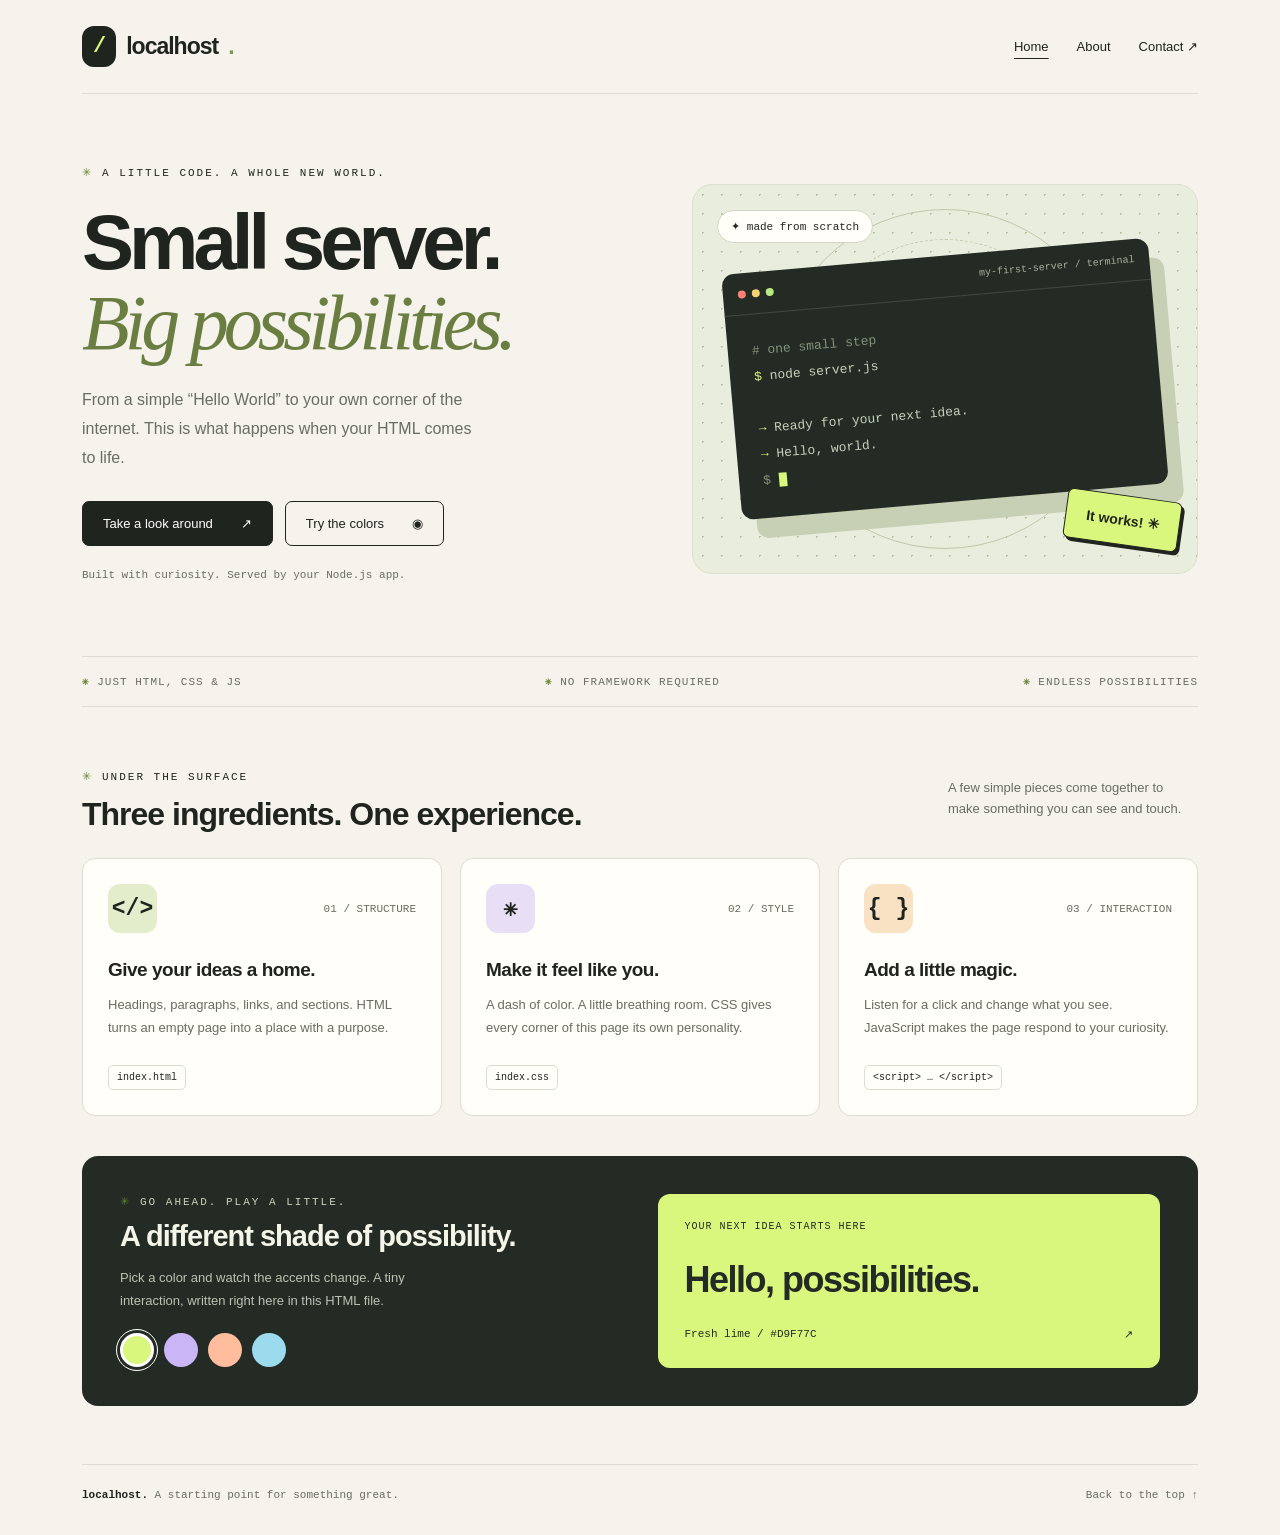
<file: index.html>
<!DOCTYPE html>
<html lang="en">

<head>
    <meta charset="UTF-8">
    <meta name="viewport" content="width=device-width, initial-scale=1.0">
    <title>Localhost — My little corner of the web</title>
    <link rel="stylesheet" href="/index.css">
</head>

<body>
    <div class="wrap">
        <nav aria-label="Main navigation"><a class="brand" href="/"><span class="mark">/</span> localhost<span
                    class="brand-dot">.</span></a>
            <div class="navlinks"><a href="/" aria-current="page">Home</a><a href="/about">About</a><a
                    href="/contact">Contact ↗</a></div>
        </nav>
        <main>
            <section class="hero" id="home">
                <div>
                    <div class="eyebrow">A little code. A whole new world.</div>
                    <h1>Small server.<span>Big possibilities.</span></h1>
                    <p class="intro">From a simple “Hello World” to your own corner of the internet. This is what
                        happens when your HTML comes to life.</p>
                    <div class="actions"><a class="button primary" href="#explore">Take a look around
                            <span>↗</span></a><a class="button" href="#playground">Try the colors <span>◉</span></a>
                    </div>
                    <p class="note">Built with curiosity. Served by your Node.js app.</p>
                </div>
                <div class="scene" aria-label="Decorative terminal illustration">
                    <div class="orbit"></div><span class="badge">✦ made from scratch</span>
                    <div class="terminal">
                        <div class="terminalbar"><i></i><i></i><i></i><span>my-first-server / terminal</span></div>
                        <div class="code"><span class="dim"># one small step</span><br><span class="green">$</span> node
                            server.js<br><br><span class="green">→</span> Ready for your next idea.<br><span
                                class="green">→</span> Hello, world.<br><span class="dim">$</span> <span
                                class="cursor"></span></div>
                    </div><span class="sticker">It works! ✳</span>
                </div>
            </section>
            <div class="ticker"><span><b>✳</b> JUST HTML, CSS &amp; JS</span><span><b>✳</b> NO FRAMEWORK
                    REQUIRED</span><span><b>✳</b> ENDLESS POSSIBILITIES</span></div>
            <section id="explore">
                <div class="section-head">
                    <div><span class="eyebrow">Under the surface</span>
                        <h2>Three ingredients. One experience.</h2>
                    </div>
                    <p>A few simple pieces come together to make something you can see and touch.</p>
                </div>
                <div class="cards">
                    <article class="card">
                        <div class="cardtop">
                            <div class="icon">&lt;/&gt;</div><span class="number">01 / STRUCTURE</span>
                        </div>
                        <h3>Give your ideas a home.</h3>
                        <p>Headings, paragraphs, links, and sections. HTML turns an empty page into a place with a
                            purpose.</p><span class="tag">index.html</span>
                    </article>
                    <article class="card">
                        <div class="cardtop">
                            <div class="icon">✳</div><span class="number">02 / STYLE</span>
                        </div>
                        <h3>Make it feel like you.</h3>
                        <p>A dash of color. A little breathing room. CSS gives every corner of this page its own
                            personality.</p><span class="tag">index.css</span>
                    </article>
                    <article class="card">
                        <div class="cardtop">
                            <div class="icon">{ }</div><span class="number">03 / INTERACTION</span>
                        </div>
                        <h3>Add a little magic.</h3>
                        <p>Listen for a click and change what you see. JavaScript makes the page respond to your
                            curiosity.</p><span class="tag">&lt;script&gt; … &lt;/script&gt;</span>
                    </article>
                </div>
            </section>
            <section class="playground" id="playground">
                <div>
                    <div class="eyebrow">Go ahead. Play a little.</div>
                    <h2>A different shade of possibility.</h2>
                    <p>Pick a color and watch the accents change. A tiny interaction, written right here in this HTML
                        file.</p>
                    <div class="swatches" role="group" aria-label="Choose an accent color"><button class="swatch"
                            style="background:#d9f77c" data-color="#d9f77c" data-name="Fresh lime"
                            aria-label="Fresh lime" aria-pressed="true"></button><button class="swatch"
                            style="background:#cab5f7" data-color="#cab5f7" data-name="Soft lilac"
                            aria-label="Soft lilac" aria-pressed="false"></button><button class="swatch"
                            style="background:#ffbd9e" data-color="#ffbd9e" data-name="Peach glow"
                            aria-label="Peach glow" aria-pressed="false"></button><button class="swatch"
                            style="background:#9cdbed" data-color="#9cdbed" data-name="Sky blue" aria-label="Sky blue"
                            aria-pressed="false"></button></div>
                </div>
                <div class="sample"><small>YOUR NEXT IDEA STARTS HERE</small><strong>Hello, possibilities.</strong>
                    <div class="sample-bottom"><span id="color-name" aria-live="polite">Fresh lime /
                            #D9F77C</span><span>↗</span></div>
                </div>
            </section>
        </main>
        <footer class="footer"><span><b>localhost.</b> A starting point for something great.</span><a href="#home">Back
                to the top ↑</a></footer>
    </div>
    <script>
        // Change the accent color when a swatch is clicked.
        document.querySelectorAll('.swatch').forEach((button) => {
            button.addEventListener('click', () => {
                document.documentElement.style.setProperty('--accent', button.dataset.color);
                document.querySelectorAll('.swatch').forEach((swatch) => {
                    swatch.setAttribute('aria-pressed', String(swatch === button));
                });
                document.getElementById('color-name').textContent = button.dataset.name + ' / ' + button.dataset.color.toUpperCase();
            });
        });
    </script>
</body>

</html>
</file>
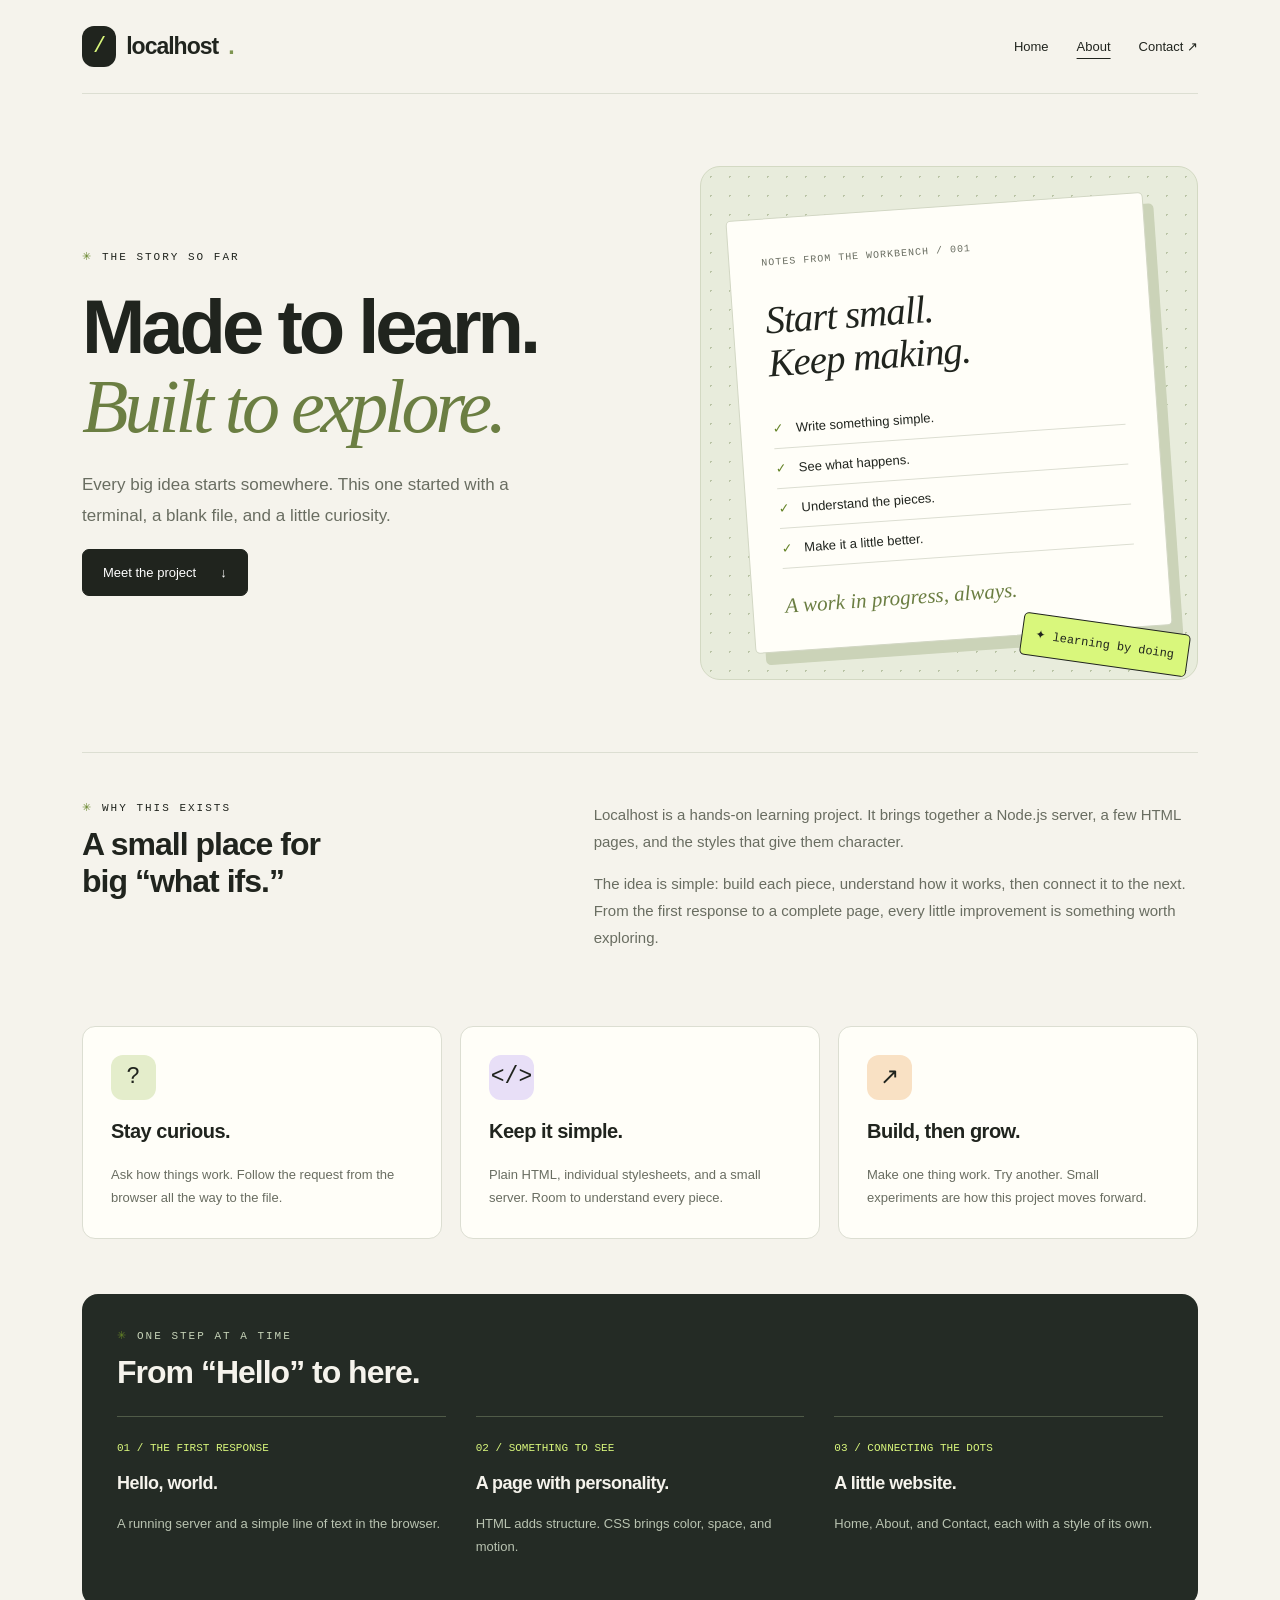
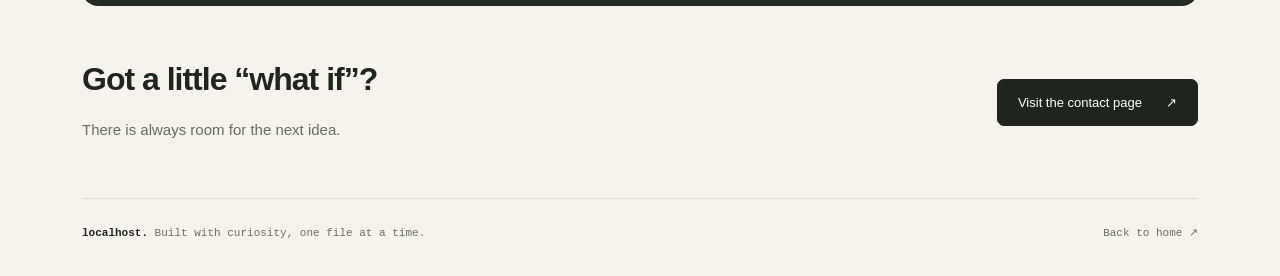
<file: about.html>
<!DOCTYPE html>
<html lang="en">

<head>
    <meta charset="UTF-8">
    <meta name="viewport" content="width=device-width, initial-scale=1.0">
    <meta name="description" content="The story behind Localhost: a small project about learning by building.">
    <title>About — Localhost</title>
    <link rel="stylesheet" href="/about.css">
</head>

<body>
    <div class="wrap">
        <nav aria-label="Main navigation"><a class="brand" href="/"><span class="mark">/</span> localhost<span
                    class="brand-dot">.</span></a>
            <div class="navlinks"><a href="/">Home</a><a href="/about" aria-current="page">About</a><a
                    href="/contact">Contact ↗</a></div>
        </nav>
        <main>
            <section class="about-hero">
                <div>
                    <div class="eyebrow">The story so far</div>
                    <h1>Made to learn.<br><em>Built to explore.</em></h1>
                    <p class="lead">Every big idea starts somewhere. This one started with a terminal, a blank file, and
                        a little curiosity.</p><a class="button" href="#story">Meet the project <span>↓</span></a>
                </div>
                <div class="notebook">
                    <div class="paper"><span class="label">NOTES FROM THE WORKBENCH / 001</span>
                        <h2>Start small.<br>Keep making.</h2>
                        <ul>
                            <li>Write something simple.</li>
                            <li>See what happens.</li>
                            <li>Understand the pieces.</li>
                            <li>Make it a little better.</li>
                        </ul>
                        <p class="signature">A work in progress, always.</p>
                    </div><span class="stamp">✦ learning by doing</span>
                </div>
            </section>
            <section class="story" id="story">
                <div>
                    <div class="eyebrow">Why this exists</div>
                    <h2>A small place for<br>big “what ifs.”</h2>
                </div>
                <div>
                    <p>Localhost is a hands-on learning project. It brings together a Node.js server, a few HTML pages,
                        and the styles that give them character.</p>
                    <p>The idea is simple: build each piece, understand how it works, then connect it to the next. From
                        the first response to a complete page, every little improvement is something worth exploring.
                    </p>
                </div>
            </section>
            <section aria-label="Our approach" class="values">
                <article class="value"><span class="symbol" aria-hidden="true">?</span>
                    <h3>Stay curious.</h3>
                    <p>Ask how things work. Follow the request from the browser all the way to the file.</p>
                </article>
                <article class="value"><span class="symbol" aria-hidden="true">&lt;/&gt;</span>
                    <h3>Keep it simple.</h3>
                    <p>Plain HTML, individual stylesheets, and a small server. Room to understand every piece.</p>
                </article>
                <article class="value"><span class="symbol" aria-hidden="true">↗</span>
                    <h3>Build, then grow.</h3>
                    <p>Make one thing work. Try another. Small experiments are how this project moves forward.</p>
                </article>
            </section>
            <section class="journey">
                <div class="eyebrow">One step at a time</div>
                <h2>From “Hello” to here.</h2>
                <div class="steps">
                    <article class="step"><small>01 / THE FIRST RESPONSE</small>
                        <h3>Hello, world.</h3>
                        <p>A running server and a simple line of text in the browser.</p>
                    </article>
                    <article class="step"><small>02 / SOMETHING TO SEE</small>
                        <h3>A page with personality.</h3>
                        <p>HTML adds structure. CSS brings color, space, and motion.</p>
                    </article>
                    <article class="step"><small>03 / CONNECTING THE DOTS</small>
                        <h3>A little website.</h3>
                        <p>Home, About, and Contact, each with a style of its own.</p>
                    </article>
                </div>
            </section>
            <section class="next">
                <div>
                    <h2>Got a little “what if”?</h2>
                    <p>There is always room for the next idea.</p>
                </div><a class="button" href="/contact">Visit the contact page <span>↗</span></a>
            </section>
        </main>
        <footer class="footer"><span><b>localhost.</b> Built with curiosity, one file at a time.</span><a href="/">Back
                to home ↗</a></footer>
    </div>
</body>

</html>
</file>
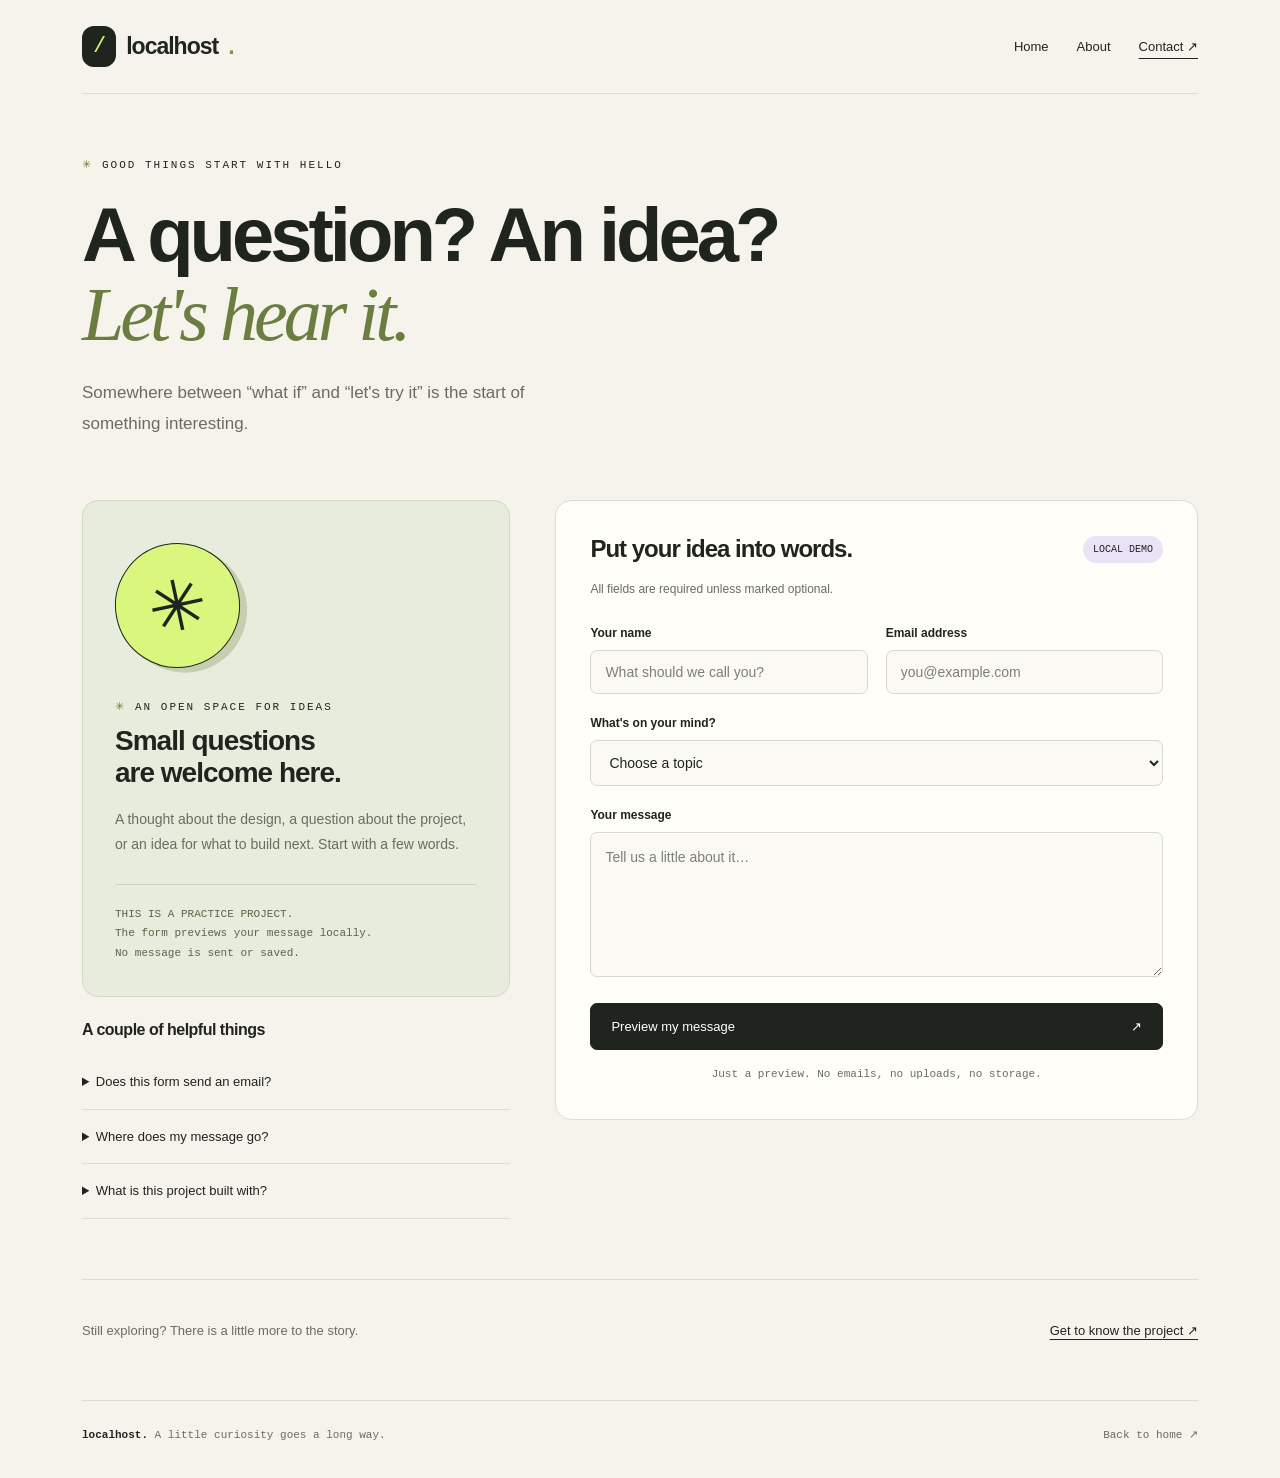
<file: contact.html>
<!DOCTYPE html>
<html lang="en">
<head><meta charset="UTF-8"><meta name="viewport" content="width=device-width, initial-scale=1.0"><meta name="description" content="A place for questions and ideas. Try the Localhost contact form preview."><title>Contact — Localhost</title><link rel="stylesheet" href="/contact.css"></head>
<body><div class="wrap"><nav aria-label="Main navigation"><a class="brand" href="/"><span class="mark">/</span> localhost<span class="brand-dot">.</span></a><div class="navlinks"><a href="/" >Home</a><a href="/about" >About</a><a href="/contact" aria-current="page">Contact ↗</a></div></nav><main>
<header class="contact-heading"><div class="eyebrow">Good things start with hello</div><h1>A question? An idea?<br><em>Let's hear it.</em></h1><p>Somewhere between “what if” and “let's try it” is the start of something interesting.</p></header>
<div class="contact-layout"><aside><section class="hello-card"><div class="hello-icon" aria-hidden="true">✳</div><div class="eyebrow">An open space for ideas</div><h2>Small questions<br>are welcome here.</h2><p>A thought about the design, a question about the project, or an idea for what to build next. Start with a few words.</p><div class="small-note">THIS IS A PRACTICE PROJECT.<br>The form previews your message locally.<br>No message is sent or saved.</div></section><section class="faq" aria-label="Common questions"><h3>A couple of helpful things</h3><details><summary>Does this form send an email?</summary><p>No. This is a working front-end preview. Sending email needs a backend endpoint or an email service.</p></details><details><summary>Where does my message go?</summary><p>It appears in a preview on this page. The page does not save it or send it to a server; refreshing clears the preview.</p></details><details><summary>What is this project built with?</summary><p>HTML, separate CSS files, a little browser JavaScript, and a Node.js static file server.</p></details></section></aside>
<section class="form-card" aria-labelledby="form-title"><div class="form-top"><h2 id="form-title">Put your idea into words.</h2><span class="demo-badge">LOCAL DEMO</span></div><p class="form-note">All fields are required unless marked optional.</p><form id="contact-form"><div class="row"><div class="field"><label for="name">Your name</label><input id="name" name="name" autocomplete="name" placeholder="What should we call you?" required maxlength="100"></div><div class="field"><label for="email">Email address</label><input id="email" name="email" type="email" autocomplete="email" placeholder="you@example.com" required maxlength="254"></div></div><div class="field"><label for="topic">What's on your mind?</label><select id="topic" name="topic" required><option value="" disabled selected>Choose a topic</option>A question about the project</option>A design idea</option>Something to build next</option>Just saying hello</option></select></div><div class="field"><label for="message">Your message</label><textarea id="message" name="message" placeholder="Tell us a little about it…" required maxlength="3000"></textarea></div><button class="button" type="submit">Preview my message <span aria-hidden="true">↗</span></button><p class="privacy">Just a preview. No emails, no uploads, no storage.</p></form><section class="preview" id="preview" aria-labelledby="preview-title" hidden><h3 id="preview-title" tabindex="-1">Your message preview</h3><p><strong>From:</strong> <span id="preview-from"></span></p><p><strong>Topic:</strong> <span id="preview-topic"></span></p><p class="preview-message" id="preview-message"></p><p class="notice">Preview only — your message has not been sent.</p></section></section></div>
<div class="bottom-note"><p>Still exploring? There is a little more to the story.</p><a href="/about">Get to know the project ↗</a></div>
</main><footer class="footer"><span><b>localhost.</b> A little curiosity goes a long way.</span><a href="/">Back to home ↗</a></footer></div>
<script>
// This is a local preview, not a message-sending backend.
document.getElementById('contact-form').addEventListener('submit', (event) => {
    event.preventDefault();
    const form = event.currentTarget;
    document.getElementById('preview-from').textContent = form.elements.name.value.trim() + ' (' + form.elements.email.value.trim() + ')';
    document.getElementById('preview-topic').textContent = form.elements.topic.value;
    document.getElementById('preview-message').textContent = form.elements.message.value.trim();
    document.getElementById('preview').hidden = false;
    document.getElementById('preview-title').focus();
});
</script></body></html>
</file>
<file: index.css>
:root {
            --bg: #f5f3ec;
            --ink: #20241e;
            --muted: #696d61;
            --line: #dcded2;
            --accent: #d9f77c;
            --card: #fffef8
        }

        * {
            box-sizing: border-box
        }

        html {
            scroll-behavior: smooth
        }

        body {
            margin: 0;
            background: var(--bg);
            color: var(--ink);
            font-family: Arial, Helvetica, sans-serif
        }

        button,
        a {
            -webkit-tap-highlight-color: transparent
        }

        a {
            color: inherit;
            text-decoration: none
        }

        button {
            font: inherit;
            cursor: pointer
        }

        button:focus-visible,
        a:focus-visible {
            outline: 3px solid #7361e4;
            outline-offset: 5px
        }

        .wrap {
            max-width: 1180px;
            margin: auto;
            padding: 0 32px
        }

        nav {
            height: 94px;
            display: flex;
            align-items: center;
            justify-content: space-between;
            border-bottom: 1px solid var(--line)
        }

        .brand {
            font-size: 23px;
            font-weight: 800;
            letter-spacing: -1px;
            display: flex;
            align-items: center;
            gap: 10px
        }

        .mark {
            background: var(--ink);
            color: var(--accent);
            border-radius: 12px;
            padding: 8px 11px;
            font-family: monospace;
            font-size: 22px
        }

        .navlinks {
            display: flex;
            align-items: center;
            gap: 28px;
            font-size: 13px
        }

        .status {
            display: inline-flex;
            align-items: center;
            gap: 8px;
            font: 11px monospace;
            border: 1px solid var(--line);
            padding: 9px 12px;
            border-radius: 30px
        }

        .dot {
            width: 7px;
            height: 7px;
            border-radius: 50%;
            background: #43852b;
            box-shadow: 0 0 0 4px #43852b16
        }

        .hero {
            padding: 72px 0 64px;
            display: grid;
            grid-template-columns: 1.08fr 1fr;
            gap: 64px;
            align-items: center
        }

        .eyebrow {
            font: 11px monospace;
            letter-spacing: 2px;
            text-transform: uppercase
        }

        .eyebrow:before {
            content: '✳';
            margin-right: 9px;
            color: #648327
        }

        h1 {
            font-size: clamp(48px, 6.3vw, 78px);
            font-weight: 700;
            line-height: 1.02;
            letter-spacing: -5px;
            margin: 24px 0
        }

        h1 span {
            font-family: Georgia, serif;
            font-weight: 400;
            font-style: italic;
            display: block;
            color: #6b7e42
        }

        .intro {
            font-size: 16px;
            line-height: 1.8;
            color: var(--muted);
            max-width: 400px
        }

        .actions {
            display: flex;
            gap: 12px;
            flex-wrap: wrap;
            margin-top: 29px
        }

        .button {
            padding: 14px 20px;
            border: 1px solid var(--ink);
            border-radius: 7px;
            font-size: 13px;
            display: inline-flex;
            align-items: center;
            gap: 28px;
            background: transparent;
            color: var(--ink)
        }

        .button.primary {
            background: var(--ink);
            color: #fff
        }

        .button:hover {
            transform: translateY(-2px);
            box-shadow: 0 5px 0 #20241e12
        }

        .note {
            font: 11px monospace;
            color: var(--muted);
            margin-top: 23px
        }

        .scene {
            position: relative;
            min-height: 390px;
            border: 1px solid #dde0cc;
            border-radius: 20px;
            background-color: #e9eddd;
            background-image: radial-gradient(#b9c2a0 1px, transparent 1px);
            background-size: 19px 19px;
            display: grid;
            place-items: center;
            overflow: hidden
        }

        .orbit {
            position: absolute;
            border: 1px solid #bec8aa;
            border-radius: 50%;
            width: 340px;
            height: 340px
        }

        .orbit:after {
            content: '';
            position: absolute;
            inset: 29px;
            border: 1px dashed #c1c9af;
            border-radius: 50%
        }

        .terminal {
            position: relative;
            z-index: 1;
            background: #242b25;
            width: 85%;
            border-radius: 12px;
            transform: rotate(-5deg);
            box-shadow: 14px 20px 0 #c7cfb4;
            animation: arrive .9s ease-out
        }

        .terminalbar {
            padding: 15px;
            border-bottom: 1px solid #40483d;
            display: flex;
            align-items: center;
            gap: 6px
        }

        .terminalbar i {
            width: 8px;
            height: 8px;
            border-radius: 50%;
            background: #ff8272
        }

        .terminalbar i:nth-child(2) {
            background: #f6d273
        }

        .terminalbar i:nth-child(3) {
            background: #b9e880
        }

        .terminalbar span {
            margin-left: auto;
            font: 10px monospace;
            color: #a6b39d
        }

        .code {
            font: 13px/2 monospace;
            padding: 24px;
            color: #c6d2bc
        }

        .code .green {
            color: #d9f77c
        }

        .code .dim {
            color: #83927c
        }

        .cursor {
            display: inline-block;
            background: #d9f77c;
            width: 8px;
            height: 14px;
            vertical-align: middle;
            animation: blink 1s steps(2, start) infinite
        }

        .sticker {
            position: absolute;
            right: 17px;
            bottom: 28px;
            background: var(--accent);
            padding: 16px 20px;
            border: 1px solid #20241e;
            border-radius: 6px;
            transform: rotate(8deg);
            z-index: 2;
            font-size: 14px;
            font-weight: 700;
            box-shadow: 3px 3px 0 #20241e
        }

        .badge {
            position: absolute;
            top: 25px;
            left: 24px;
            background: #fffef8;
            border: 1px solid #d1d5c3;
            border-radius: 30px;
            padding: 9px 13px;
            font: 11px monospace;
            z-index: 2
        }

        .ticker {
            border-top: 1px solid var(--line);
            border-bottom: 1px solid var(--line);
            display: flex;
            gap: 20px;
            justify-content: space-between;
            padding: 18px 0;
            font: 11px monospace;
            letter-spacing: 1px;
            color: var(--muted);
            flex-wrap: wrap
        }

        .ticker b {
            color: #6a8433
        }

        section {
            scroll-margin-top: 24px
        }

        .section-head {
            display: flex;
            justify-content: space-between;
            align-items: end;
            gap: 20px;
            margin: 58px 0 25px
        }

        h2 {
            font-size: 32px;
            letter-spacing: -1px;
            margin: 12px 0 0
        }

        .section-head p {
            color: var(--muted);
            font-size: 13px;
            max-width: 250px;
            line-height: 1.6
        }

        .cards {
            display: grid;
            grid-template-columns: repeat(3, 1fr);
            gap: 18px
        }

        .card {
            border: 1px solid var(--line);
            border-radius: 13px;
            background: var(--card);
            padding: 25px;
            transition: transform .2s, box-shadow .2s
        }

        .card:hover {
            transform: translateY(-6px);
            box-shadow: 0 12px 24px #20241e0b
        }

        .cardtop {
            display: flex;
            justify-content: space-between;
            align-items: center
        }

        .icon {
            font: bold 23px monospace;
            width: 49px;
            height: 49px;
            border-radius: 12px;
            display: grid;
            place-items: center;
            background: #e4edcb
        }

        .card:nth-child(2) .icon {
            background: #e8dff7
        }

        .card:nth-child(3) .icon {
            background: #f9e1c4
        }

        .number {
            font: 11px monospace;
            color: var(--muted)
        }

        h3 {
            font-size: 19px;
            letter-spacing: -.5px;
            margin: 26px 0 12px
        }

        .card p {
            color: var(--muted);
            font-size: 13px;
            line-height: 1.8;
            margin: 0
        }

        .tag {
            display: inline-block;
            font: 10px monospace;
            border: 1px solid var(--line);
            padding: 6px 8px;
            border-radius: 5px;
            margin-top: 25px
        }

        .playground {
            display: grid;
            grid-template-columns: 1fr 1fr;
            gap: 35px;
            border-radius: 16px;
            padding: 38px;
            background: #242b25;
            color: #f4f5e9;
            margin: 40px 0 58px;
            align-items: center
        }

        .playground .eyebrow {
            color: #c9d4b9
        }

        .playground h2 {
            font-size: 29px
        }

        .playground p {
            font-size: 13px;
            line-height: 1.8;
            color: #b9c3b1;
            max-width: 340px
        }

        .swatches {
            display: flex;
            gap: 10px;
            margin-top: 20px
        }

        .swatch {
            width: 34px;
            height: 34px;
            border-radius: 50%;
            border: 3px solid transparent;
            outline-offset: 3px
        }

        .swatch[aria-pressed="true"] {
            border-color: white;
            outline: 1px solid white
        }

        .sample {
            min-height: 174px;
            background: var(--accent);
            color: #242b25;
            border-radius: 12px;
            padding: 27px;
            display: flex;
            flex-direction: column;
            justify-content: space-between;
            transition: background .3s, transform .3s
        }

        .sample:hover {
            transform: rotate(-2deg)
        }

        .sample small {
            font: 10px monospace;
            letter-spacing: 1px
        }

        .sample strong {
            font-size: 36px;
            letter-spacing: -1.5px
        }

        .sample-bottom {
            display: flex;
            justify-content: space-between;
            font: 11px monospace
        }

        .footer {
            border-top: 1px solid var(--line);
            padding: 24px 0 32px;
            display: flex;
            justify-content: space-between;
            gap: 16px;
            color: var(--muted);
            font: 11px monospace
        }

        .footer b {
            color: var(--ink)
        }

        @keyframes blink {
            to {
                opacity: 0
            }
        }

        @keyframes arrive {
            from {
                opacity: 0;
                transform: translateY(20px) rotate(-5deg)
            }

            to {
                opacity: 1;
                transform: translateY(0) rotate(-5deg)
            }
        }

        @media(max-width:850px) {
            .hero {
                gap: 30px;
                grid-template-columns: 1fr 1fr
            }

            h1 {
                letter-spacing: -3px
            }

            .code {
                font-size: 11px;
                padding: 18px
            }

            .cards {
                gap: 12px
            }

            .card {
                padding: 19px
            }

            .navlinks .status {
                display: none
            }
        }

        @media(max-width:620px) {
            .wrap {
                padding: 0 20px
            }

            nav {
                height: 78px
            }

            .navlinks {
                gap: 17px
            }

            .hero {
                grid-template-columns: 1fr;
                padding: 42px 0;
                gap: 30px
            }

            h1 {
                font-size: 59px
            }

            .scene {
                min-height: 330px
            }

            .terminal {
                max-width: 370px
            }

            .code {
                font-size: 13px
            }

            .ticker {
                justify-content: center;
                font-size: 10px;
                gap: 14px
            }

            .cards,
            .playground {
                grid-template-columns: 1fr
            }

            .section-head {
                align-items: start;
                flex-direction: column;
                gap: 0;
                margin-top: 40px
            }

            .section-head p {
                max-width: none
            }

            .playground {
                padding: 25px;
                gap: 20px;
                margin-bottom: 35px
            }

            .footer {
                flex-wrap: wrap;
                line-height: 1.8
            }

            .brand {
                font-size: 20px
            }
        }

        @media(prefers-reduced-motion:reduce) {
            html {
                scroll-behavior: auto
            }

            *,
            *:before,
            *:after {
                animation: none !important;
                transition: none !important
            }
        }
    
/* Navigation shared visually across all three pages. */
.brand-dot { color: #7e9551; }
.navlinks [aria-current="page"] { text-decoration: underline; text-underline-offset: 7px; }
@media(max-width:380px) { .navlinks { gap: 12px; font-size: 12px; } .brand { gap: 6px; font-size: 18px; } .mark { padding: 7px 9px; } }
</file>
<file: about.css>
/* Each page has a standalone stylesheet so you can edit them independently. */
:root {
    --bg: #f5f3ec;
    --ink: #20241e;
    --muted: #696d61;
    --line: #dcded2;
    --accent: #d9f77c;
    --card: #fffef8;
}

* {
    box-sizing: border-box;
}

html {
    scroll-behavior: smooth;
}

body {
    margin: 0;
    background: var(--bg);
    color: var(--ink);
    font-family: Arial, Helvetica, sans-serif;
}

a {
    color: inherit;
    text-decoration: none;
}

button,
input,
select,
textarea {
    font: inherit;
}

a:focus-visible,
button:focus-visible,
input:focus-visible,
select:focus-visible,
textarea:focus-visible,
summary:focus-visible {
    outline: 3px solid #7361e4;
    outline-offset: 4px;
}

.wrap {
    max-width: 1180px;
    margin: auto;
    padding: 0 32px;
}

nav {
    min-height: 94px;
    display: flex;
    align-items: center;
    justify-content: space-between;
    gap: 20px;
    border-bottom: 1px solid var(--line);
}

.brand {
    font-size: 23px;
    font-weight: 800;
    letter-spacing: -1px;
    display: flex;
    align-items: center;
    gap: 10px;
}

.mark {
    background: var(--ink);
    color: var(--accent);
    border-radius: 12px;
    padding: 8px 11px;
    font: 22px monospace;
}

.brand-dot {
    color: #7e9551;
}

.navlinks {
    display: flex;
    gap: 28px;
    font-size: 13px;
    align-items: center;
}

.navlinks [aria-current="page"] {
    text-decoration: underline;
    text-underline-offset: 7px;
}

.eyebrow {
    font: 11px monospace;
    letter-spacing: 2px;
    text-transform: uppercase;
}

.eyebrow::before {
    content: '✳';
    margin-right: 9px;
    color: #648327;
}

h1 {
    font-size: clamp(48px, 6.3vw, 76px);
    line-height: 1.04;
    letter-spacing: -4px;
    margin: 24px 0;
}

h1 em {
    color: #6b7e42;
    font-family: Georgia, serif;
    font-weight: 400;
}

h2 {
    font-size: 32px;
    letter-spacing: -1px;
    margin: 12px 0 18px;
}

h3 {
    font-size: 20px;
    letter-spacing: -.5px;
}

p {
    color: var(--muted);
    line-height: 1.8;
    font-size: 15px;
}

.button {
    display: inline-flex;
    align-items: center;
    justify-content: space-between;
    gap: 24px;
    padding: 15px 20px;
    border: 1px solid var(--ink);
    border-radius: 7px;
    background: var(--ink);
    color: white;
    font-size: 13px;
    cursor: pointer;
    transition: transform .2s;
}

.button:hover {
    transform: translateY(-3px);
}

.footer {
    border-top: 1px solid var(--line);
    padding: 25px 0 32px;
    display: flex;
    justify-content: space-between;
    gap: 20px;
    color: var(--muted);
    font: 11px/1.8 monospace;
}

.footer b {
    color: var(--ink);
}

@media(max-width:650px) {
    .wrap {
        padding: 0 20px;
    }

    nav {
        min-height: 80px;
    }

    .brand {
        font-size: 20px;
        gap: 6px;
    }

    .navlinks {
        gap: 15px;
        font-size: 12px;
    }

    h1 {
        font-size: 51px;
        letter-spacing: -2.5px;
    }

    .footer {
        flex-wrap: wrap;
    }
}

@media(max-width:380px) {
    .navlinks {
        gap: 12px;
    }

    .brand {
        font-size: 18px;
    }

    .mark {
        padding: 7px 9px;
    }
}

@media(prefers-reduced-motion:reduce) {
    html {
        scroll-behavior: auto;
    }

    *,
    *::before,
    *::after {
        animation: none !important;
        transition: none !important;
    }
}

.about-hero {
    display: grid;
    grid-template-columns: 1.1fr 1fr;
    align-items: center;
    gap: 70px;
    padding: 72px 0;
}

.about-hero .lead {
    max-width: 440px;
    font-size: 17px;
}

.notebook {
    position: relative;
    padding: 39px;
    background: #e8ecdc;
    border: 1px solid #d3d9c3;
    border-radius: 20px;
    background-image: radial-gradient(#bac4a6 1px, transparent 1px);
    background-size: 19px 19px;
}

.paper {
    position: relative;
    background: #fffef8;
    padding: 32px;
    border: 1px solid #d2d7c4;
    border-radius: 5px;
    transform: rotate(-4deg);
    box-shadow: 10px 12px 0 #cbd3b8;
}

.paper .label {
    font: 10px monospace;
    letter-spacing: 1px;
    color: var(--muted);
}

.paper h2 {
    font: italic 39px/1.1 Georgia, serif;
    margin: 30px 0 24px;
}

.paper ul {
    list-style: none;
    padding: 0;
    margin: 0;
}

.paper li {
    padding: 12px 0;
    border-bottom: 1px solid var(--line);
    font-size: 13px;
}

.paper li::before {
    content: '✓';
    margin-right: 12px;
    color: #648327;
}

.paper .signature {
    margin: 25px 0 0;
    font: italic 21px Georgia, serif;
    color: #6b7e42;
}

.stamp {
    position: absolute;
    right: 8px;
    bottom: 13px;
    background: var(--accent);
    border: 1px solid var(--ink);
    padding: 13px;
    transform: rotate(8deg);
    font: 12px monospace;
    border-radius: 5px;
}

.story {
    display: grid;
    grid-template-columns: 1fr 1.4fr;
    gap: 80px;
    border-top: 1px solid var(--line);
    padding: 48px 0;
}

.story p:first-child {
    margin-top: 0;
}

.values {
    display: grid;
    grid-template-columns: repeat(3, 1fr);
    gap: 18px;
    margin: 12px 0 55px;
}

.value {
    background: var(--card);
    border: 1px solid var(--line);
    padding: 28px;
    border-radius: 13px;
    transition: transform .2s;
}

.value:hover {
    transform: translateY(-5px);
}

.value .symbol {
    display: inline-grid;
    place-items: center;
    width: 45px;
    height: 45px;
    border-radius: 12px;
    font: 23px monospace;
    background: #e4edcb;
}

.value:nth-child(2) .symbol {
    background: #e8dff7;
}

.value:nth-child(3) .symbol {
    background: #f9e1c4;
}

.value p {
    font-size: 13px;
    margin-bottom: 0;
}

.journey {
    padding: 35px;
    border-radius: 16px;
    background: #242b25;
    color: #f5f3ec;
    margin-bottom: 55px;
}

.journey .eyebrow {
    color: #c6d3b8;
}

.steps {
    display: grid;
    grid-template-columns: repeat(3, 1fr);
    margin-top: 25px;
    gap: 30px;
}

.step {
    border-top: 1px solid #505b48;
    padding-top: 20px;
}

.step small {
    font: 11px monospace;
    color: var(--accent);
}

.step p {
    color: #b9c3b1;
    font-size: 13px;
}

.step h3 {
    font-size: 18px;
}

.next {
    display: flex;
    justify-content: space-between;
    gap: 24px;
    align-items: center;
    margin-bottom: 55px;
}

.next p {
    margin: 0;
}

.next h2 {
    margin-top: 0;
}

@media(max-width:800px) {
    .about-hero {
        gap: 30px;
    }

    .notebook {
        padding: 25px;
    }

    .paper {
        padding: 25px;
    }

    .story {
        gap: 35px;
    }
}

@media(max-width:650px) {

    .about-hero,
    .story,
    .values,
    .steps {
        grid-template-columns: 1fr;
    }

    .about-hero {
        padding: 45px 0;
    }

    .notebook {
        margin: 15px 5px;
    }

    .story {
        gap: 0;
        padding: 30px 0;
    }

    .values {
        gap: 14px;
    }

    .journey {
        padding: 25px;
    }

    .steps {
        gap: 12px;
    }

    .next {
        align-items: flex-start;
        flex-direction: column;
    }
}
</file>
<file: contact.css>
/* Each page has a standalone stylesheet so you can edit them independently. */
:root { --bg:#f5f3ec; --ink:#20241e; --muted:#696d61; --line:#dcded2; --accent:#d9f77c; --card:#fffef8; }
* { box-sizing:border-box; }
html { scroll-behavior:smooth; }
body { margin:0; background:var(--bg); color:var(--ink); font-family:Arial,Helvetica,sans-serif; }
a { color:inherit; text-decoration:none; }
button,input,select,textarea { font:inherit; }
a:focus-visible,button:focus-visible,input:focus-visible,select:focus-visible,textarea:focus-visible,summary:focus-visible { outline:3px solid #7361e4; outline-offset:4px; }
.wrap { max-width:1180px; margin:auto; padding:0 32px; }
nav { min-height:94px; display:flex; align-items:center; justify-content:space-between; gap:20px; border-bottom:1px solid var(--line); }
.brand { font-size:23px; font-weight:800; letter-spacing:-1px; display:flex; align-items:center; gap:10px; }
.mark { background:var(--ink); color:var(--accent); border-radius:12px; padding:8px 11px; font:22px monospace; }
.brand-dot { color:#7e9551; }
.navlinks { display:flex; gap:28px; font-size:13px; align-items:center; }
.navlinks [aria-current="page"] { text-decoration:underline; text-underline-offset:7px; }
.eyebrow { font:11px monospace; letter-spacing:2px; text-transform:uppercase; }
.eyebrow::before { content:'✳'; margin-right:9px; color:#648327; }
h1 { font-size:clamp(48px,6.3vw,76px); line-height:1.04; letter-spacing:-4px; margin:24px 0; }
h1 em { color:#6b7e42; font-family:Georgia,serif; font-weight:400; }
h2 { font-size:32px; letter-spacing:-1px; margin:12px 0 18px; }
h3 { font-size:20px; letter-spacing:-.5px; }
p { color:var(--muted); line-height:1.8; font-size:15px; }
.button { display:inline-flex; align-items:center; justify-content:space-between; gap:24px; padding:15px 20px; border:1px solid var(--ink); border-radius:7px; background:var(--ink); color:white; font-size:13px; cursor:pointer; transition:transform .2s; }
.button:hover { transform:translateY(-3px); }
.footer { border-top:1px solid var(--line); padding:25px 0 32px; display:flex; justify-content:space-between; gap:20px; color:var(--muted); font:11px/1.8 monospace; }
.footer b { color:var(--ink); }
@media(max-width:650px) { .wrap { padding:0 20px; } nav { min-height:80px; } .brand { font-size:20px; gap:6px; } .navlinks { gap:15px; font-size:12px; } h1 { font-size:51px; letter-spacing:-2.5px; } .footer { flex-wrap:wrap; } }
@media(max-width:380px) { .navlinks { gap:12px; } .brand { font-size:18px; } .mark { padding:7px 9px; } }
@media(prefers-reduced-motion:reduce) { html { scroll-behavior:auto; } *,*::before,*::after { animation:none!important; transition:none!important; } }

.contact-heading { padding:64px 0 34px; max-width:720px; }.contact-heading p { max-width:520px; font-size:17px; }
.contact-layout { display:grid; grid-template-columns:.8fr 1.2fr; gap:45px; align-items:start; margin:10px 0 60px; }
.hello-card { background:#e8ecdc; border:1px solid #d4dbc3; padding:32px; border-radius:16px; position:relative; overflow:hidden; }
.hello-icon { font:70px Georgia,serif; background:var(--accent); border:1px solid var(--ink); border-radius:50%; width:125px; height:125px; display:grid; place-items:center; transform:rotate(-12deg); margin:10px 0 32px; box-shadow:6px 6px 0 #c5ceaf; }
.hello-card h2 { font-size:28px; }.hello-card p { font-size:14px; }.small-note { border-top:1px solid #cbd3b8; padding-top:20px; margin-top:26px; font:11px/1.8 monospace; color:#566547; }
.faq { margin-top:24px; }.faq h3 { font-size:16px; }.faq details { border-bottom:1px solid var(--line); padding:17px 0; }.faq summary { cursor:pointer; font-size:13px; line-height:1.5; }.faq p { font-size:13px; margin-bottom:0; }
.form-card { padding:34px; border:1px solid var(--line); border-radius:16px; background:var(--card); }.form-top { display:flex; justify-content:space-between; align-items:center; gap:15px; margin-bottom:24px; }.form-top h2 { font-size:24px; margin:0; }.demo-badge { font:10px monospace; background:#eae3f7; padding:8px 10px; border-radius:30px; white-space:nowrap; }.form-note { font-size:12px; margin-top:-8px; margin-bottom:25px; }
.row { display:grid; grid-template-columns:1fr 1fr; gap:18px; }.field { margin-bottom:22px; min-width:0; }label { display:block; font-size:12px; font-weight:bold; margin-bottom:10px; }label span { color:var(--muted); font-weight:normal; }
input,select,textarea { width:100%; min-width:0; background:#faf9f3; border:1px solid #d6dacb; border-radius:7px; padding:13px 14px; color:var(--ink); font-size:14px; }textarea { resize:vertical; min-height:145px; line-height:1.6; }input::placeholder,textarea::placeholder { color:#7d8173; }.form-card .button { width:100%; }.privacy { font:11px/1.8 monospace; text-align:center; margin:15px 0 0; }
.preview { margin-top:25px; padding:20px; border:1px solid #c4d3a7; border-radius:10px; background:#eef3e4; }.preview[hidden] { display:none; }.preview h3 { margin:0 0 15px; font-size:18px; }.preview p { font-size:13px; margin:7px 0; overflow-wrap:anywhere; }.preview-message { white-space:pre-wrap; }.preview .notice { border-top:1px solid #ccd6bb; margin-top:15px; padding-top:12px; font-size:12px; }
.bottom-note { display:flex; align-items:center; justify-content:space-between; gap:30px; border-top:1px solid var(--line); padding:26px 0 45px; }.bottom-note p { font-size:13px; }.bottom-note a { font-size:13px; text-decoration:underline; text-underline-offset:4px; }
@media(max-width:800px) { .contact-layout { gap:25px; }.form-card,.hello-card { padding:25px; }.row { grid-template-columns:1fr; gap:0; } }
@media(max-width:650px) { .contact-heading { padding-top:43px; }.contact-layout { grid-template-columns:1fr; margin-bottom:35px; }.hello-icon { width:85px; height:85px; font-size:50px; margin-bottom:23px; }.bottom-note { align-items:flex-start; flex-direction:column; gap:5px; }.form-top { flex-wrap:wrap; } }
</file>
